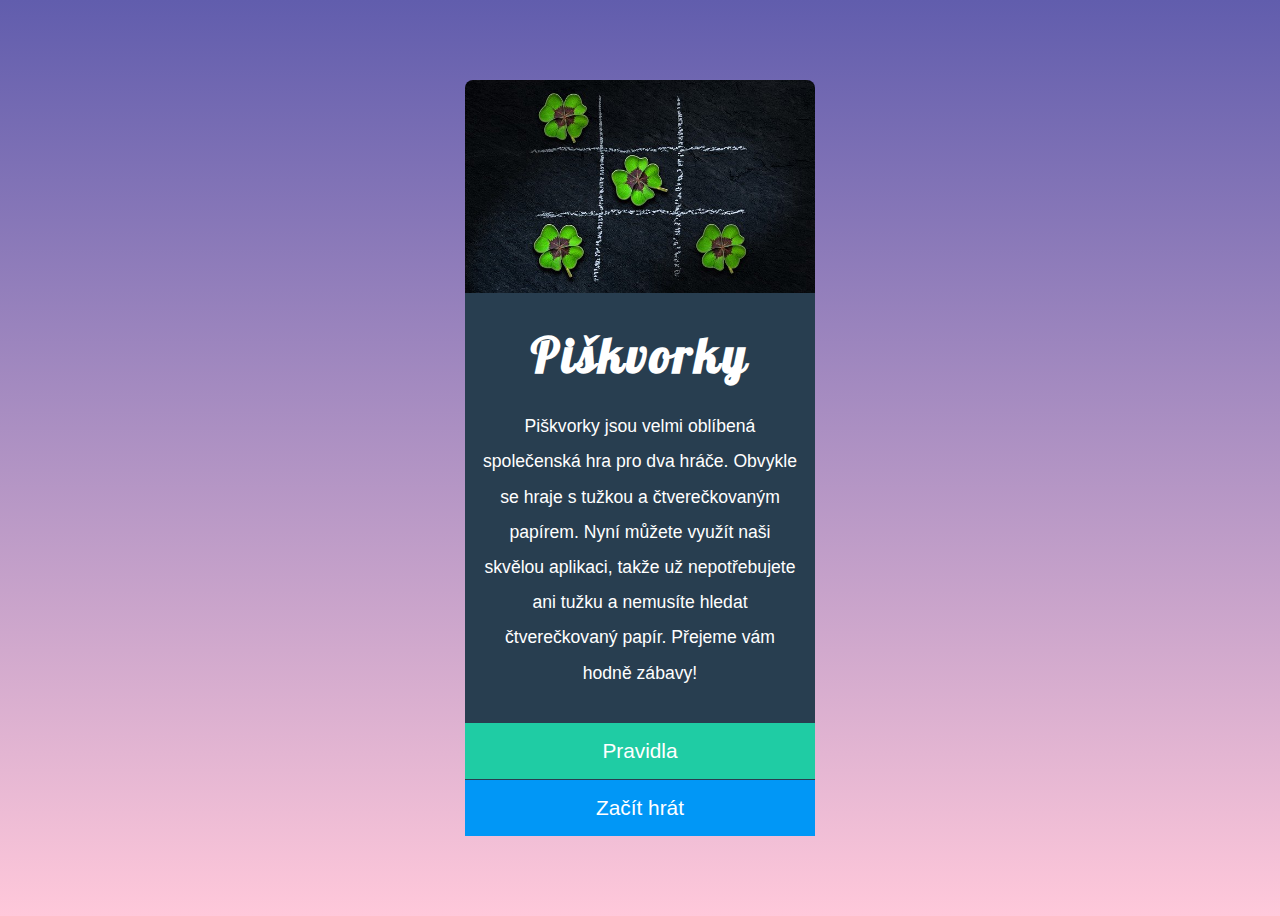
<file: index.html>
<!DOCTYPE html>
<html lang="cs">

<head>
  <meta charset="UTF-8">
  <meta http-equiv="X-UA-Compatible" content="IE=edge">
  <meta name="viewport" content="width=device-width, initial-scale=1.0">
  <title>Piskvorky</title>
  <link rel="preconnect" href="https://fonts.gstatic.com">
  <link href="https://fonts.googleapis.com/css2?family=Lobster&display=swap" rel="stylesheet">
  <link rel="stylesheet" href="./css/style.css">
</head>

<body>
  <main class="main">
    <section class="card">
      <img src="./img/uvodni.jpg" alt="plánek hry piškvorky se zelenými čtyřlístky" class="image">
      <div class="text-box">
        <h1 class="title">Piškvorky</h1>
        <p class="text">Piškvorky jsou velmi oblíbená společenská hra pro dva hráče. Obvykle se hraje s tužkou a
          čtverečkovaným papírem. Nyní můžete využít naši skvělou aplikaci, takže už nepotřebujete ani tužku a nemusíte
          hledat čtverečkovaný papír. Přejeme vám hodně zábavy!</p>
      </div>
      <a href="pravidla.html" class="btn btn--first">Pravidla</a>
      <a href="hra.html" class="btn btn--second">Začít hrát</a>
    </section>
  </main>
</body>

</html>
</file>
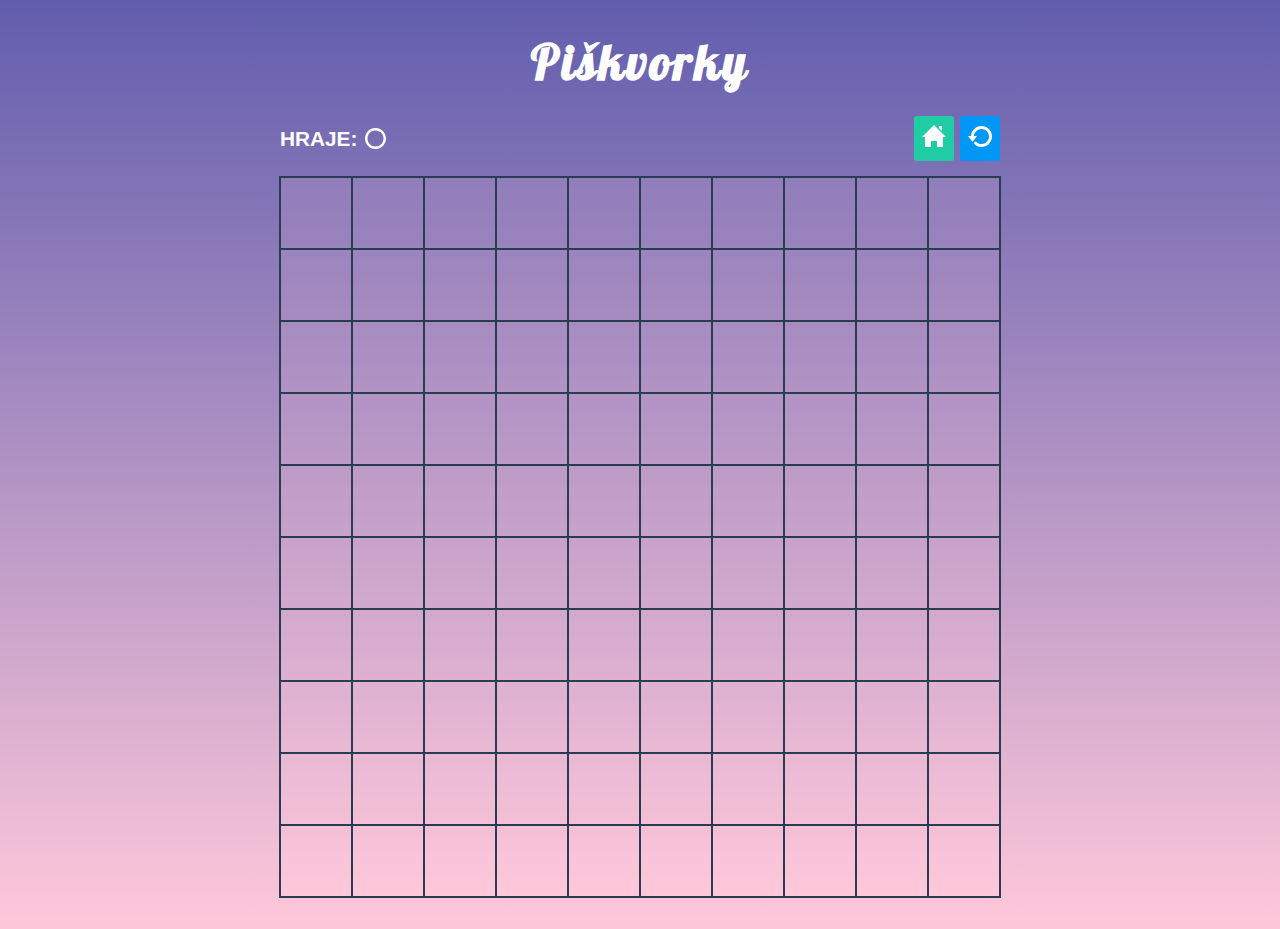
<file: hra.html>
<!DOCTYPE html>
<html lang="cs">

<head>
  <meta charset="UTF-8">
  <meta http-equiv="X-UA-Compatible" content="IE=edge">
  <meta name="viewport" content="width=device-width, initial-scale=1.0">
  <link href="https://fonts.googleapis.com/css2?family=Lobster&display=swap" rel="stylesheet">
  <link rel="stylesheet" href="./css/style.css">
  <title>Hra</title>
</head>

<body>
  <main class="main">
    <section class="card card--hra">
      <h1 class="title">Piškvorky</h1>
      <div class="navigation">
        <div class="player">
          <span>HRAJE: </span>
          <img src="./img/circle.svg" alt="ikona kroužek" class="icon icon--white">
        </div>
        <div>
          <a href="index.html" class="btn btn-small btn--first"><img src="./img/home.svg" alt="Domů"></a>
          <a href="hra.html" class="btn btn-small btn--second"><img src="./img/restart.svg" alt="Restart"></a>
        </div>
      </div>
      <div class="game">
        <!-- 100x button element created by javascript -->
      </div>
    </section>
  </main>
  <script src="./js/index.js"></script>
</body>

</html>
</file>
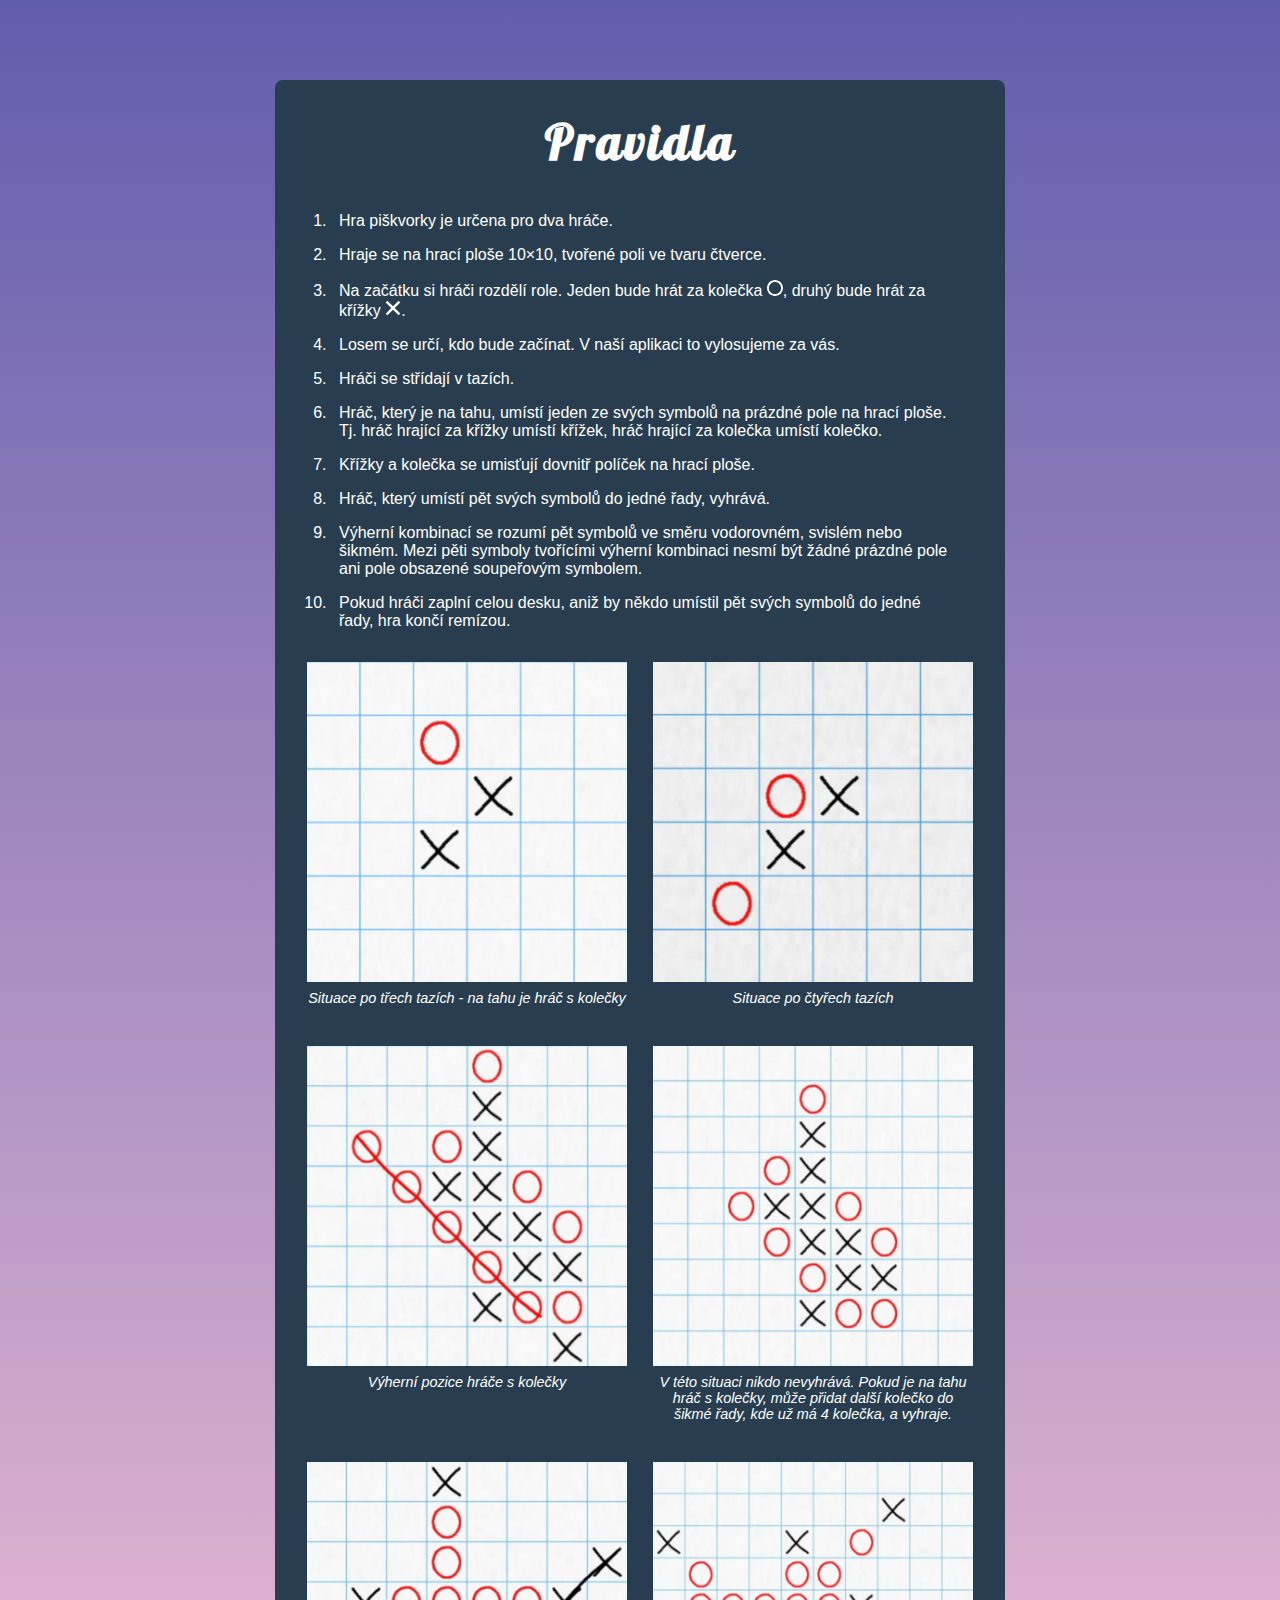
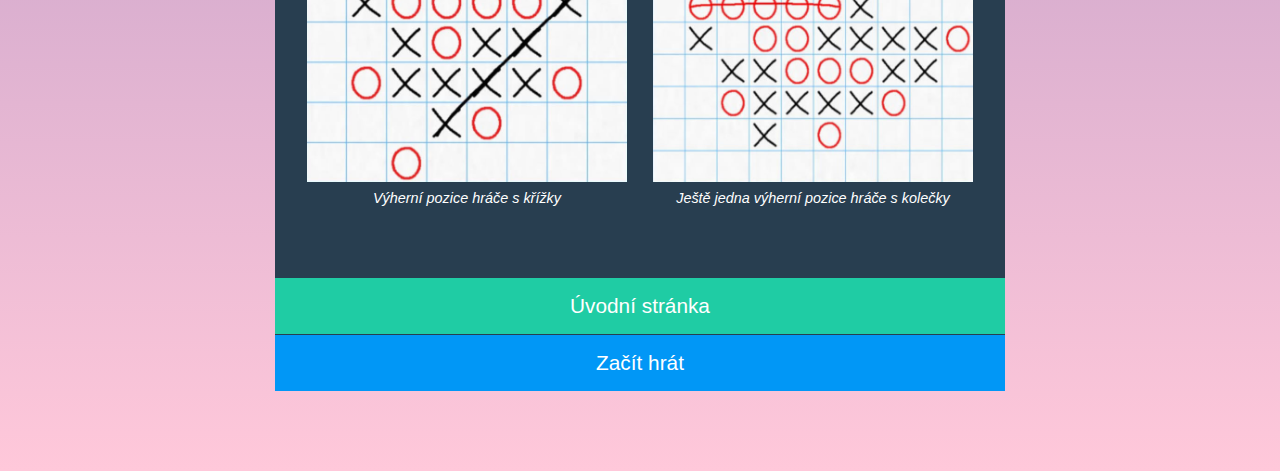
<file: pravidla.html>
<!DOCTYPE html>
<html lang="cs">

<head>
  <meta charset="UTF-8">
  <meta http-equiv="X-UA-Compatible" content="IE=edge">
  <meta name="viewport" content="width=device-width, initial-scale=1.0">
  <title>Pravidla</title>
  <link rel="preconnect" href="https://fonts.gstatic.com">
  <link href="https://fonts.googleapis.com/css2?family=Lobster&display=swap" rel="stylesheet">
  <link rel="stylesheet" href="./css/style.css">
</head>

<body>
  <main class="main">
    <section class="card card--pravidla">
      <div class="text-box">
        <h1 class="title">Pravidla</h1>
        <ol class="list">
          <li>Hra piškvorky je určena pro dva hráče.</li>
          <li>Hraje se na hrací ploše 10×10, tvořené poli ve tvaru čtverce.</li>
          <li>Na začátku si hráči rozdělí role. Jeden bude hrát za kolečka <img src="./img/circle.svg"
              class="icon icon--white" alt="ikona kroužek">, druhý bude hrát za křížky <img src="./img/cross.svg"
              class="icon icon--white" alt="ikona křížek">.
          </li>
          <li>Losem se určí, kdo bude začínat. V naší aplikaci to vylosujeme za vás.</li>
          <li>Hráči se střídají v tazích.</li>
          <li>Hráč, který je na tahu, umístí jeden ze svých symbolů na prázdné pole na hrací ploše. Tj. hráč hrající za
            křížky umístí
            křížek, hráč hrající za kolečka umístí kolečko.</li>
          <li>Křížky a kolečka se umisťují dovnitř políček na hrací ploše.</li>
          <li>Hráč, který umístí pět svých symbolů do jedné řady, vyhrává.</li>
          <li>Výherní kombinací se rozumí pět symbolů ve směru vodorovném, svislém nebo šikmém. Mezi pěti symboly
            tvořícími výherní
            kombinaci nesmí být žádné prázdné pole ani pole obsazené soupeřovým symbolem.</li>
          <li>Pokud hráči zaplní celou desku, aniž by někdo umístil pět svých symbolů do jedné řady, hra končí remízou.
          </li>
        </ol>
        <div class="images-box">
          <figure class="instr__box">
            <img src="./img/instructions-01.jpg" alt="První obrázek s instrukcemi" class="instr__image">
            <figcaption class="instr__text">Situace po třech tazích - na tahu je hráč s kolečky</figcaption>
          </figure>
          <figure class="instr__box">
            <img src="./img/instructions-02.jpg" alt="Druhý obrázek s instrukcemi" class="instr__image">
            <figcaption class="instr__text">Situace po čtyřech tazích</figcaption>
          </figure>
          <figure class="instr__box">
            <img src="./img/instructions-03.jpg" alt="Třetí obrázek s instrukcemi" class="instr__image">
            <figcaption class="instr__text">Výherní pozice hráče s kolečky</figcaption>
          </figure>
          <figure class="instr__box">
            <img src="./img/instructions-04.jpg" alt="Čtvrtý obrázek s instrukcemi" class="instr__image">
            <figcaption class="instr__text">V této situaci nikdo nevyhrává. Pokud je na tahu hráč s kolečky, může přidat
              další kolečko do šikmé řady, kde už má 4
              kolečka, a vyhraje.</figcaption>
          </figure>
          <figure class="instr__box">
            <img src="./img/instructions-05.jpg" alt="Pátý obrázek s instrukcemi" class="instr__image">
            <figcaption class="instr__text">Výherní pozice hráče s křížky</figcaption>
          </figure>
          <figure class="instr__box">
            <img src="./img/instructions-06.jpg" alt="Šestý obrázek s instrukcemi" class="instr__image">
            <figcaption class="instr__text">Ještě jedna výherní pozice hráče s kolečky</figcaption>
          </figure>
        </div>
      </div>
      <a href="index.html" class="btn btn--first">Úvodní stránka</a>
      <a href="hra.html" class="btn btn--second">Začít hrát</a>
    </section>
  </main>
</body>

</html>
</file>
<file: css/style.css>
*,
::before,
::after {
  padding: 0;
  margin: 0;
  box-sizing: border-box;
}

body {
  font-size: 16px;
  font-family: Arial, Helvetica, sans-serif;
}

.main {
  color: #fff;
  background: linear-gradient(to bottom, #615dad, #ffc8da);
  min-height: 100vh;
}

.card {
  max-width: 350px;
  margin: 0 auto;
  padding: 5rem 0;
  text-align: center;
}

.image {
  display: block;
  width: 100%;
  border-radius: 0.5rem 0.5rem 0 0;
}

.title {
  font-family: 'Lobster', cursive;
  font-size: 3rem;
  letter-spacing: 3px;
  padding-bottom: 1.5rem;
}

.text-box {
  background-color: #283e50;
  padding: 2rem 1rem;
}

.card--pravidla .text-box {
  border-radius: 0.5rem 0.5rem 0 0;
}

.text {
  font-size: 1.1rem;
  line-height: 2;
}

.list {
  padding: 1rem 2.5rem;
  text-align: left;
}

.list > li {
  padding-bottom: 1rem;
  padding-left: 0.5rem;
}

.images-box {
  padding: 0 1rem;
  display: flex;
  flex-direction: column;
  flex-wrap: wrap;
  justify-content: center;
  align-items: flex-start;
}

.instr__box {
  display: flex;
  flex-direction: column;
  justify-content: center;
  padding-bottom: 2rem;
  max-width: 320px;
}

.instr__image {
  display: block;
  width: 100%;
}

.instr__text {
  padding: 0.5rem 0;
  font-style: italic;
  font-size: 0.9rem;
}

.icon {
  width: 1em;
  height: 1em;
}

.icon--white {
  filter: invert(100%);
}

.btn {
  display: block;
  padding: 1rem 4rem;
  color: inherit;
  text-decoration: none;
  font-size: 1.3rem;
  transition: background-color 0.5s;
}

.btn-small {
  display: inline-block;
  padding: 0.5rem;
  border-radius: 3px;
}

.btn--first {
  background-color: #1fcca4;
}

.btn--first:hover,
.btn--first:active,
.btn--first:focus {
  background-color: #1cbb96;
}

.btn--second {
  background-color: #0197f6;
  border-top: 1px solid #283e50;
}

.btn--second:hover,
.btn--second:active,
.btn--second:focus {
  background-color: #0090e9;
}

.card--hra {
  max-width: 80vmin;
  padding: 2rem 0;
}

.card--hra .btn--second {
  border-top: none;
}

.navigation {
  display: flex;
  justify-content: space-between;
  align-items: center;
  font-size: 1.3rem;
  font-weight: 700;
}

.player {
  display: flex;
  align-items: center;
}

.player img {
  margin-left: 0.5rem;
}

.game {
  background: linear-gradient(to bottom, #615dad, #ffc8da);
  display: flex;
  flex-wrap: wrap;
  margin-top: 1rem;
  outline: 1px solid #283e50;
}

.game__btn {
  height: calc(80vmin / 10);
  width: calc(80vmin / 10);
  background: rgba(255, 200, 218, 0.3);
  border: 1px solid #283e50;
  margin: 0;
  cursor: pointer;
  background-repeat: no-repeat;
  background-size: 80%;
  background-position-x: center;
  background-position-y: center;
}

.game__btn:hover,
.game__btn:active,
.game__btn:focus {
  filter: brightness(130%);
}

.game__btn--circle {
  background-image: url('../img/circle.svg');
  animation: animateIcon 0.7s;
}

.game__btn--cross {
  background-image: url('../img/cross.svg');
  animation: animateIcon 0.7s;
}

@keyframes animateIcon {
  from {
    background-size: 30%;
  }
  to {
    background-size: 80%;
  }
}

@media screen and (min-width: 768px) {
  .card--pravidla {
    max-width: 730px;
  }

  .images-box {
    flex-direction: row;
    justify-content: space-between;
  }
}
</file>
